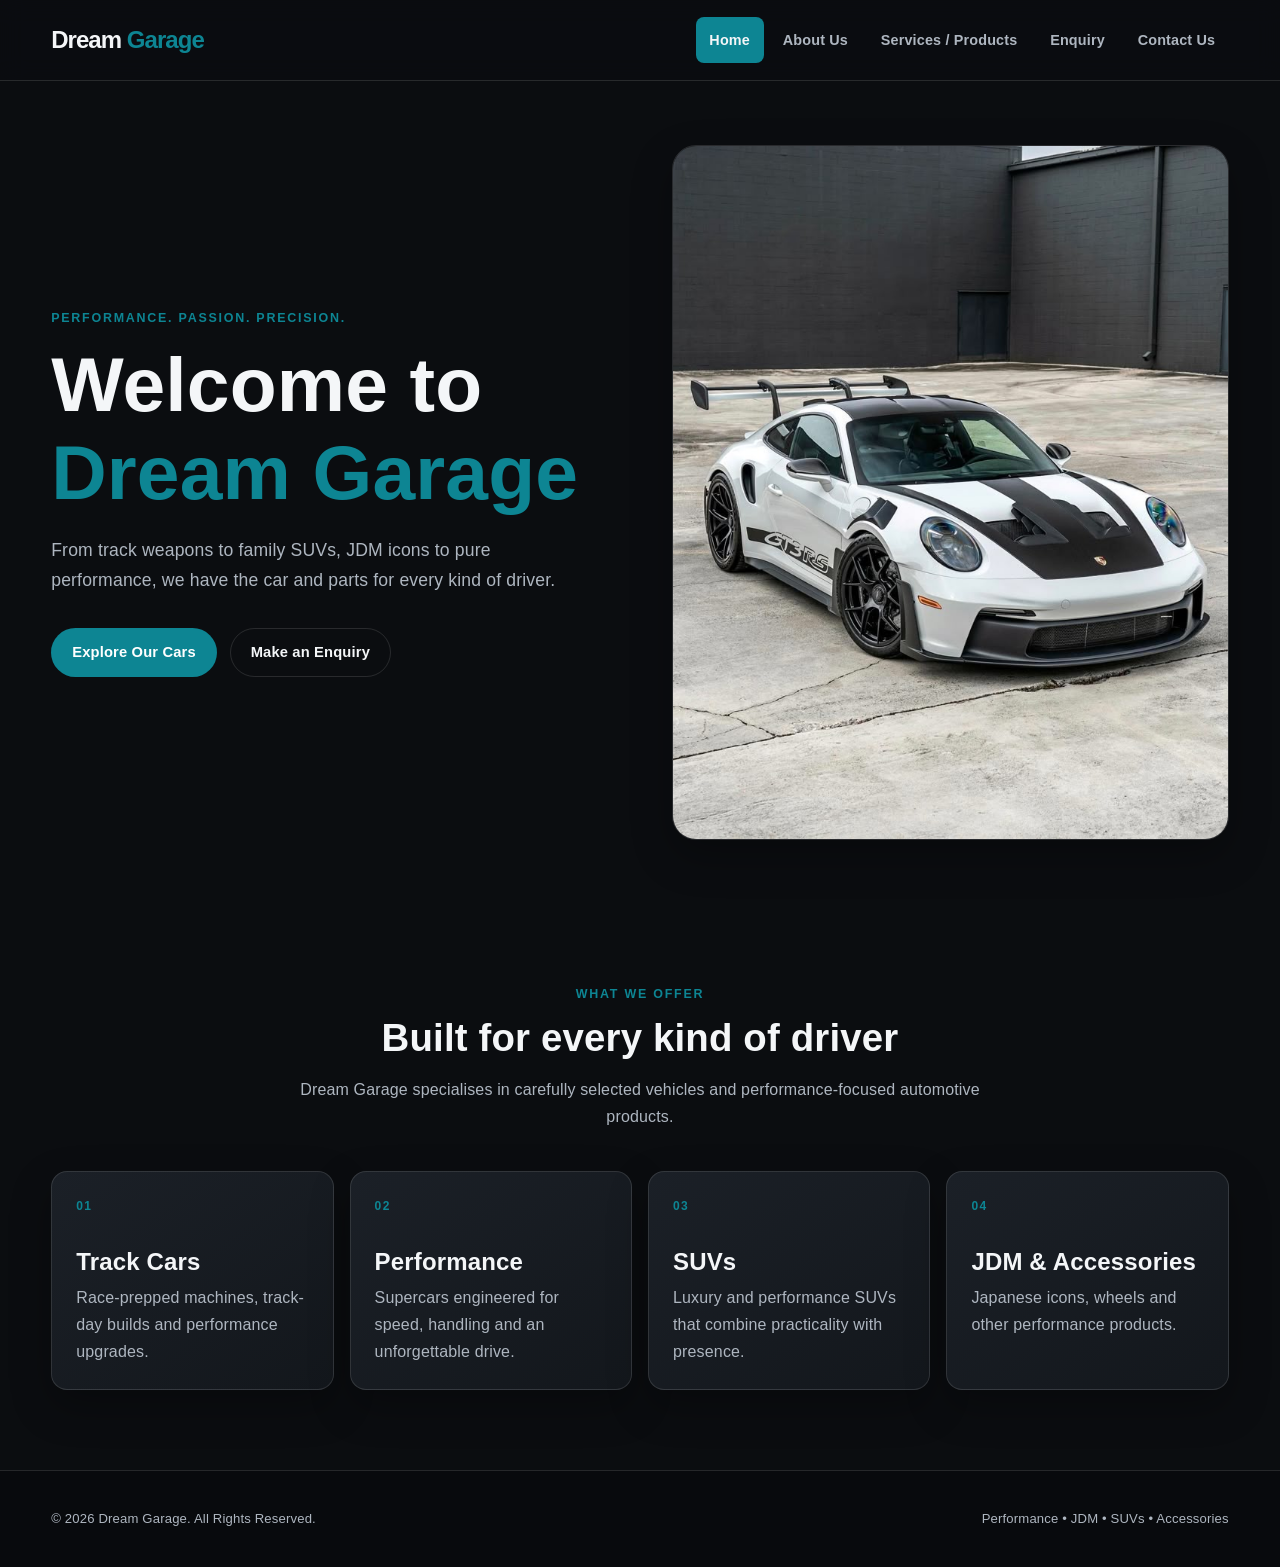
<file: index.html>
<!DOCTYPE html>
<html lang="en">

<head>

    <meta charset="UTF-8">
    <meta name="viewport"
          content="width=device-width, initial-scale=1.0">
    <meta name="description"
          content="Dream Garage - performance cars, JDM legends, SUVs and automotive accessories.">
            <title>Dream Garage | Performance Cars, Supercars & JDM</title>

            <meta name="description"
            content="Explore premium performance cars, luxury SUVs, JDM vehicles and automotive accessories at Dream Garage in Sandton, South Africa.">

            <meta name="keywords"
            content="Dream Garage, performance cars South Africa, supercars, JDM cars, luxury SUVs, automotive accessories, Sandton">

            <meta name="robots" content="index, follow">

            <meta name="author" content="Dream Garage">

            <meta property="og:title" content="Dream Garage | Performance Cars">

            <meta property="og:description"
            content="Discover performance cars, luxury SUVs and JDM legends at Dream Garage.">

            <meta property="og:type" content="website">
    <!-- External CSS -->
    <link rel="stylesheet" href="css/styles.css">

</head>


<body>


<header class="site-header">
    <div class="site-header__inner">
        <a class="site-logo" href="index.html">
            Dream <span>Garage</span>
        </a>

        <nav class="site-nav" aria-label="Main navigation">
            <ul class="site-nav__list">
                <li>
                    <a class="site-nav__link site-nav__link--active"
                       href="index.html"
                       aria-current="page">
                        Home
                    </a>
                </li>

                <li>
                    <a class="site-nav__link"
                       href="about.html">
                        About Us
                    </a>
                </li>

                <li>
                    <a class="site-nav__link"
                       href="services.html">
                        Services / Products
                    </a>
                </li>

                <li>
                    <a class="site-nav__link"
                       href="enquiry.html">
                        Enquiry
                    </a>
                </li>

                <li>
                    <a class="site-nav__link"
                       href="contact.html">
                        Contact Us
                    </a>
                </li>
            </ul>
        </nav>
    </div>
</header>


<main class="page-content">

    <!-- HERO SECTION -->
    <section class="hero"
             aria-labelledby="home-title">

        <div class="hero__content">
            <p class="eyebrow">
                Performance. Passion. Precision.
            </p>

            <h1 id="home-title">
                Welcome to
                <span>Dream Garage</span>
            </h1>

            <p class="hero__text">

                From track weapons to family SUVs,
                JDM icons to pure performance,
                we have the car and parts for
                every kind of driver.

            </p>

            <div class="button-group">

                <a class="button button--primary"
                   href="services.html">
                    Explore Our Cars
                </a>

                <a class="button button--outline"
                   href="enquiry.html">
                    Make an Enquiry
                </a>
            </div>
        </div>


        <div class="hero__image-wrap">
            <img class="hero__image"
                 src="images/porsche 911.jpg"
                 srcset="
                    images/porsche 911.jpg 736w
                 "
                 sizes="(max-width: 47.99rem) 92vw, 48vw"
                 alt="Porsche 911 GT3 RS in the Dream Garage showroom">

        </div>


    </section>



    <!-- SPECIALITIES -->
    <section class="section section--center"
             aria-labelledby="specialising-title">

        <p class="eyebrow">
            What we offer
        </p>

        <h2 id="specialising-title">
            Built for every kind of driver
        </h2>


        <p class="section__intro">
            Dream Garage specialises in carefully
            selected vehicles and performance-focused
            automotive products.

        </p>

        <div class="feature-grid">
            <article class="feature-card">
                <span class="feature-card__number">
                    01
                </span>

                <h3>
                    Track Cars
                </h3>

                <p>
                    Race-prepped machines,
                    track-day builds and
                    performance upgrades.
                </p>

            </article>

            <article class="feature-card">
                <span class="feature-card__number">
                    02
                </span>

                <h3>
                    Performance
                </h3>

                <p>
                    Supercars engineered for speed,
                    handling and an unforgettable drive.
                </p>

            </article>

            <article class="feature-card">
                <span class="feature-card__number">
                    03
                </span>

                <h3>
                    SUVs
                </h3>

                <p>
                    Luxury and performance SUVs
                    that combine practicality with presence.
                </p>

            </article>

            <article class="feature-card">
                <span class="feature-card__number">
                    04
                </span>

                <h3>
                    JDM & Accessories
                </h3>

                <p>
                    Japanese icons, wheels
                    and other performance products.
                </p>

            </article>
        </div>
    </section>

</main>



<footer class="site-footer">
    <div class="site-footer__inner">
        <p>
            &copy; 2026 Dream Garage.
            All Rights Reserved.
        </p>
        <p>
            Performance &bull;
            JDM &bull;
            SUVs &bull;
            Accessories
        </p>

    </div>

</footer>

<script src="js/script.js" defer></script>
</body>
</html>
</file>
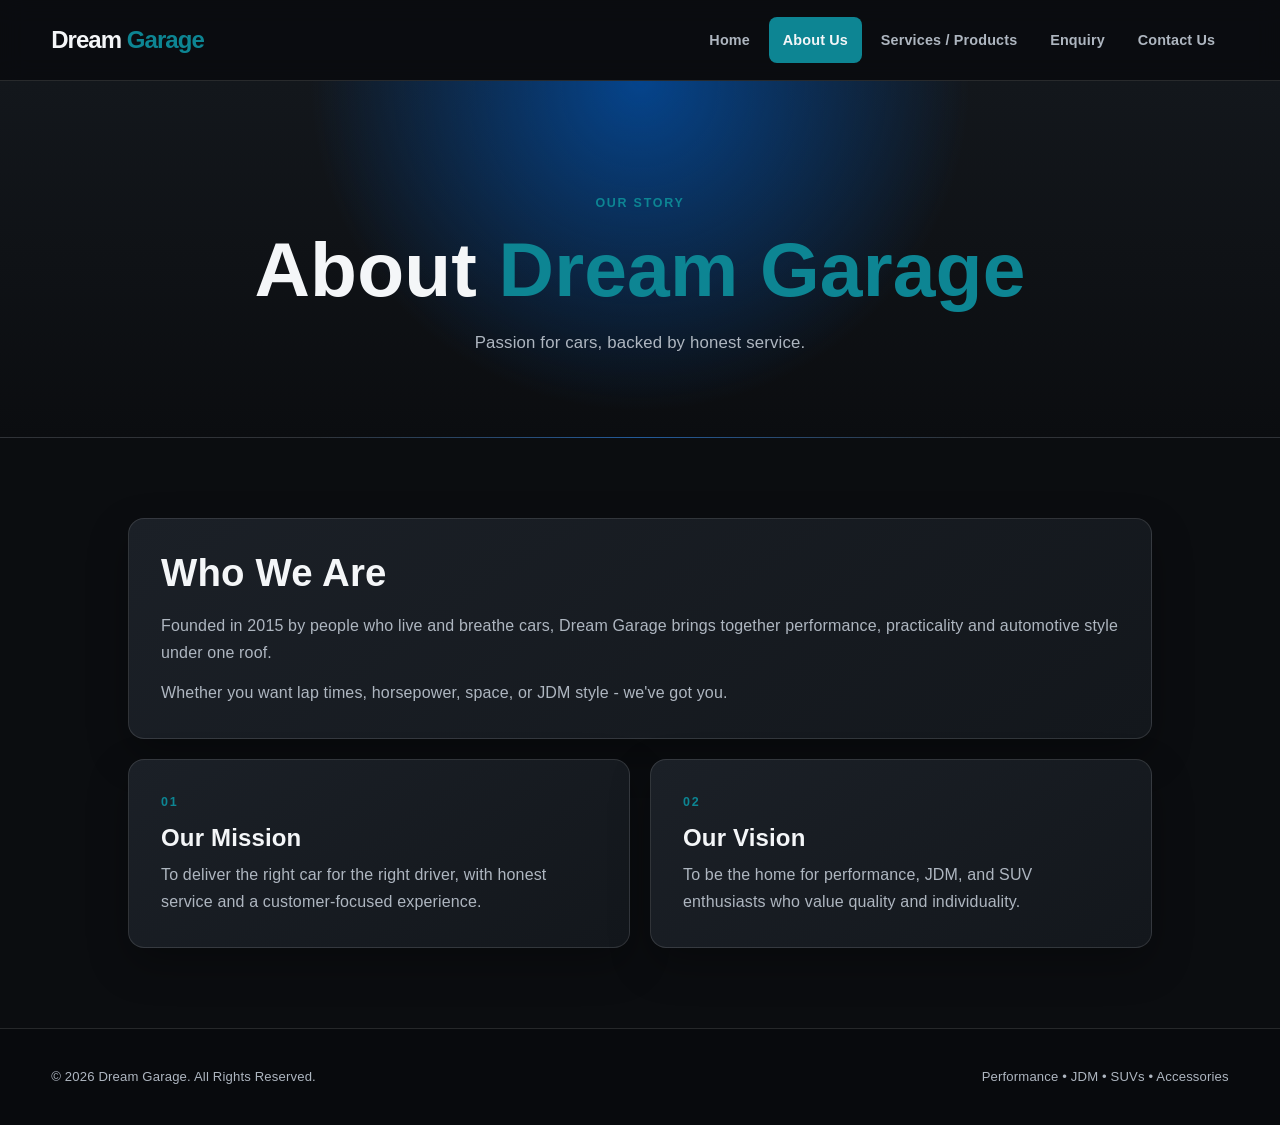
<file: about.html>
<!DOCTYPE html>
<html lang="en">

<head>

    <meta charset="UTF-8">

    <meta name="viewport"
          content="width=device-width, initial-scale=1.0">

            <title>About Dream Garage | Our Automotive Story</title>

            <meta name="description"
            content="Discover Dream Garage, a South African automotive business specialising in performance vehicles, JDM cars, luxury SUVs and quality customer service.">

            <meta name="keywords"
            content="About Dream Garage, automotive company South Africa, performance vehicles, JDM enthusiasts">

            <meta name="robots" content="index, follow">

            <meta name="author" content="Dream Garage">
    <link rel="stylesheet"
          href="css/styles.css">

</head>


<body>


<header class="site-header">

    <div class="site-header__inner">

        <a class="site-logo" href="index.html">
            Dream <span>Garage</span>
        </a>


        <nav class="site-nav"
             aria-label="Main navigation">

            <ul class="site-nav__list">

                <li>
                    <a class="site-nav__link"
                       href="index.html">
                        Home
                    </a>
                </li>

                <li>
                    <a class="site-nav__link site-nav__link--active"
                       href="about.html"
                       aria-current="page">
                        About Us
                    </a>
                </li>

                <li>
                    <a class="site-nav__link"
                       href="services.html">
                        Services / Products
                    </a>
                </li>

                <li>
                    <a class="site-nav__link"
                       href="enquiry.html">
                        Enquiry
                    </a>
                </li>

                <li>
                    <a class="site-nav__link"
                       href="contact.html">
                        Contact Us
                    </a>
                </li>

            </ul>

        </nav>

    </div>

</header>



<main class="page-content">


    <section class="page-banner">

        <p class="eyebrow">
            Our story
        </p>

        <h1>
            About <span>Dream Garage</span>
        </h1>

        <p>
            Passion for cars, backed by honest service.
        </p>

    </section>



    <section class="section section--narrow"
             aria-labelledby="about-title">


        <div class="content-card">

            <h2 id="about-title">
                Who We Are
            </h2>

            <p>
                Founded in 2015 by people who live
                and breathe cars, Dream Garage brings
                together performance, practicality
                and automotive style under one roof.
            </p>

            <p>
                Whether you want lap times,
                horsepower, space, or JDM style -
                we've got you.
            </p>

        </div>



        <div class="two-column">


            <article class="info-card">

                <p class="eyebrow">
                    01
                </p>

                <h3>
                    Our Mission
                </h3>

                <p>
                    To deliver the right car for
                    the right driver, with honest
                    service and a customer-focused
                    experience.
                </p>

            </article>



            <article class="info-card">

                <p class="eyebrow">
                    02
                </p>

                <h3>
                    Our Vision
                </h3>

                <p>
                    To be the home for performance,
                    JDM, and SUV enthusiasts who
                    value quality and individuality.
                </p>

            </article>


        </div>

    </section>


</main>



<footer class="site-footer">

    <div class="site-footer__inner">

        <p>
            &copy; 2026 Dream Garage.
            All Rights Reserved.
        </p>

        <p>
            Performance &bull;
            JDM &bull;
            SUVs &bull;
            Accessories
        </p>

    </div>

</footer>

<script src="js/script.js" defer></script>
</body>
</html>
</file>
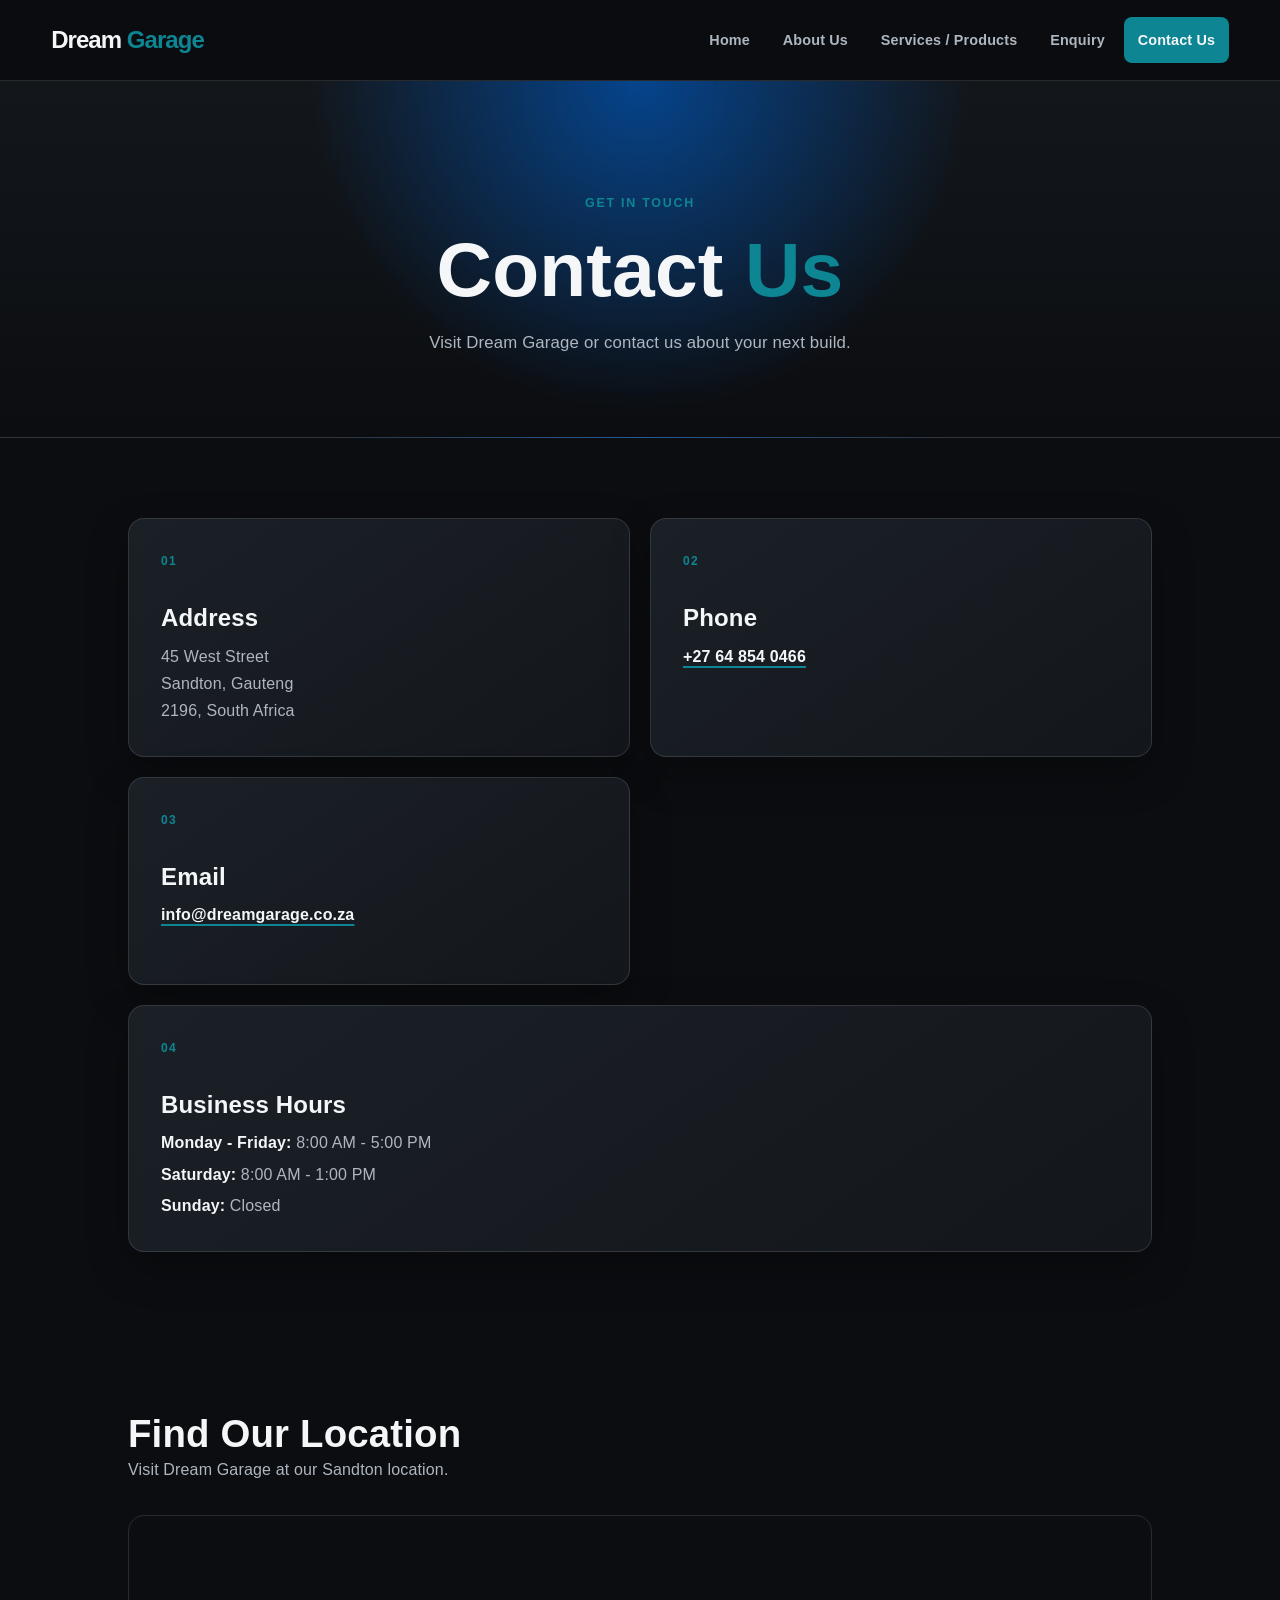
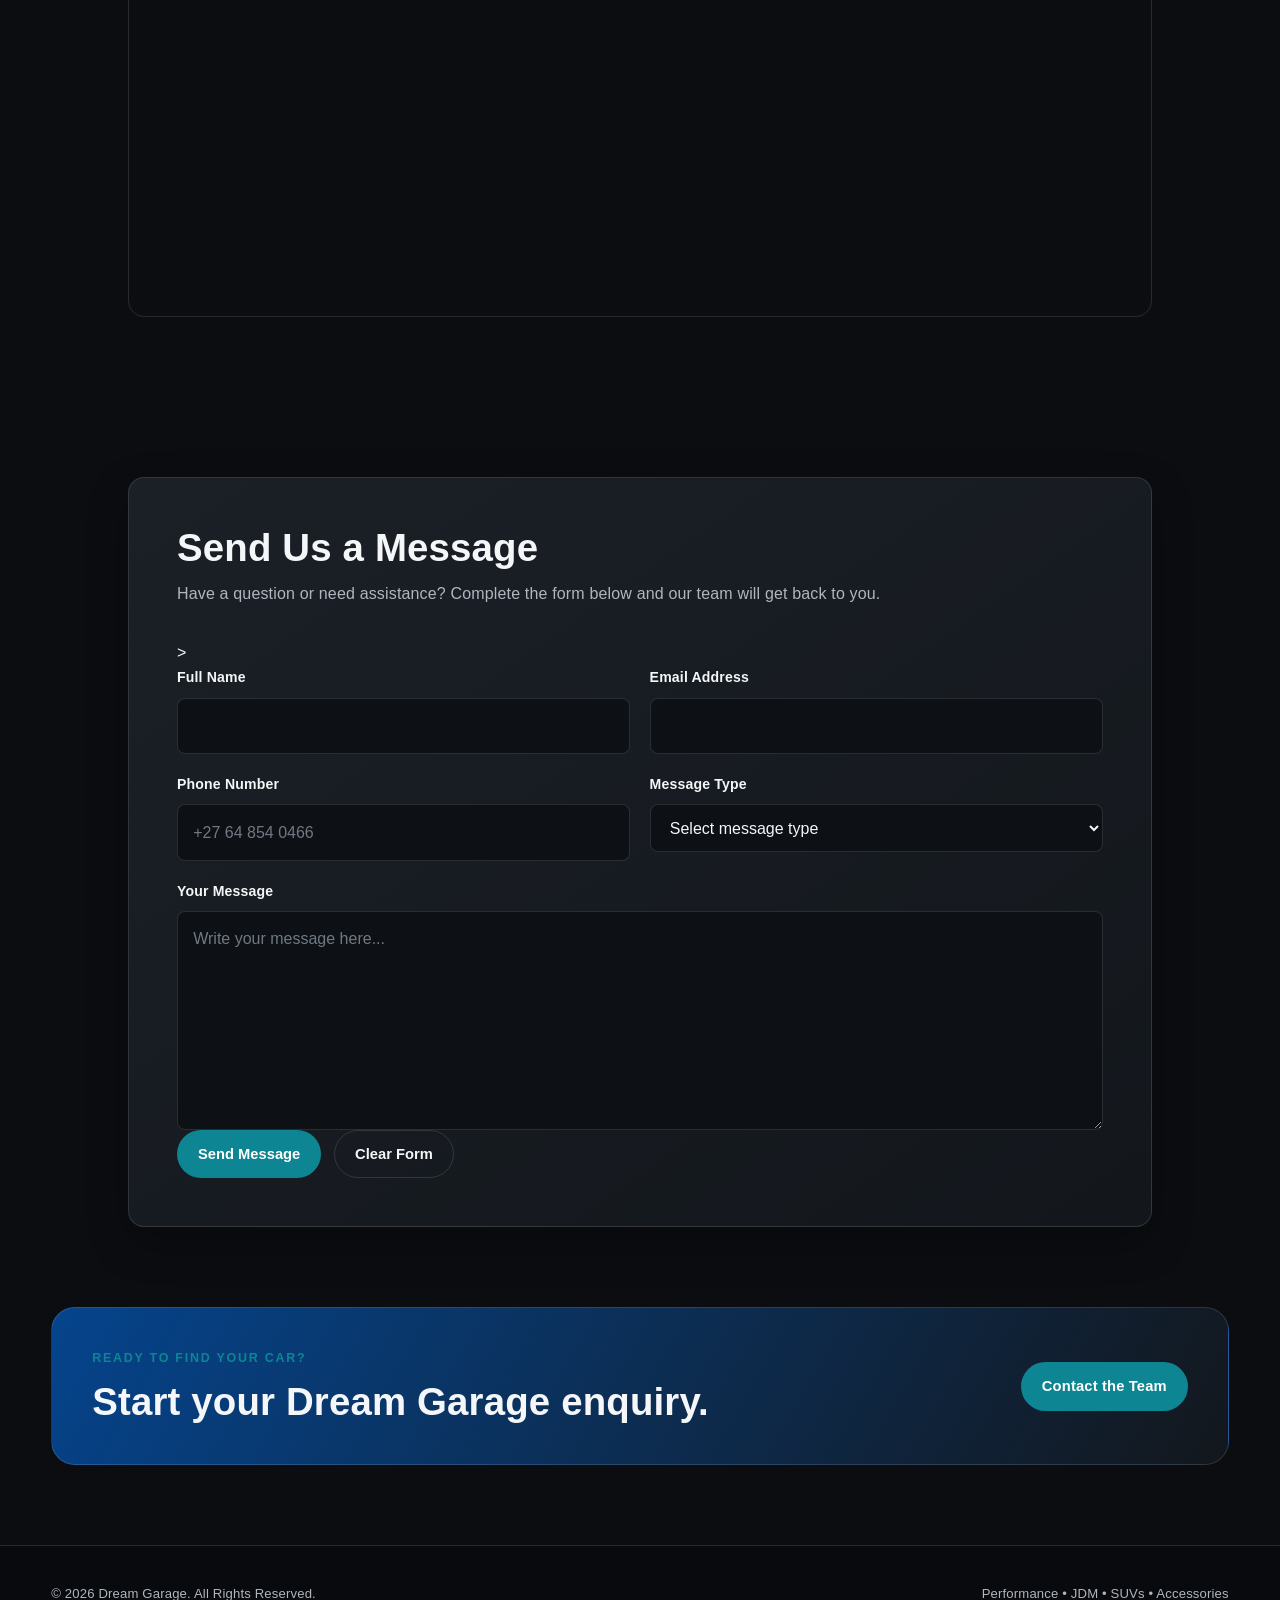
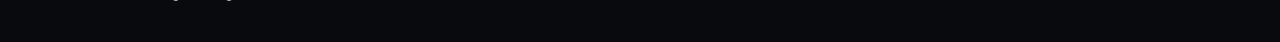
<file: contact.html>
<!DOCTYPE html>
<html lang="en">

<head>

    <meta charset="UTF-8">

    <meta name="viewport"
          content="width=device-width, initial-scale=1.0">

            <title>Contact Dream Garage | Sandton, South Africa</title>

            <meta name="description"
            content="Contact Dream Garage in Sandton, Gauteng. Find our business address, phone number, email and opening hours.">

            <meta name="keywords"
            content="Contact Dream Garage, automotive showroom Sandton, car dealership Sandton, Dream Garage South Africa">

            <meta name="robots" content="index, follow">

            <meta name="author" content="Dream Garage">
    <link rel="stylesheet"
          href="css/styles.css">

</head>


<body>


<header class="site-header">

    <div class="site-header__inner">

        <a class="site-logo" href="index.html">
            Dream <span>Garage</span>
        </a>


        <nav class="site-nav"
             aria-label="Main navigation">

            <ul class="site-nav__list">

                <li>
                    <a class="site-nav__link"
                       href="index.html">
                        Home
                    </a>
                </li>

                <li>
                    <a class="site-nav__link"
                       href="about.html">
                        About Us
                    </a>
                </li>

                <li>
                    <a class="site-nav__link"
                       href="services.html">
                        Services / Products
                    </a>
                </li>

                <li>
                    <a class="site-nav__link"
                       href="enquiry.html">
                        Enquiry
                    </a>
                </li>

                <li>
                    <a class="site-nav__link site-nav__link--active"
                       href="contact.html"
                       aria-current="page">
                        Contact Us
                    </a>
                </li>

            </ul>

        </nav>

    </div>

</header>



<main class="page-content">


<section class="page-banner">

    <p class="eyebrow">
        Get in touch
    </p>

    <h1>
        Contact <span>Us</span>
    </h1>

    <p>
        Visit Dream Garage or contact us
        about your next build.
    </p>

</section>



<section class="section section--narrow">


    <div class="contact-grid">


        <article class="contact-card">

            <span class="contact-card__icon">
                01
            </span>

            <h2>
                Address
            </h2>

            <address>

                45 West Street<br>

                Sandton, Gauteng<br>

                2196, South Africa

            </address>

        </article>



        <article class="contact-card">

            <span class="contact-card__icon">
                02
            </span>

            <h2>
                Phone
            </h2>

            <p>

                <a class="text-link"
                   href="tel:+27648540466">

                    +27 64 854 0466

                </a>

            </p>

        </article>



        <article class="contact-card">

            <span class="contact-card__icon">
                03
            </span>

            <h2>
                Email
            </h2>

            <p>

                <a class="text-link"
                   href="mailto:info@dreamgarage.co.za">

                    info@dreamgarage.co.za

                </a>

            </p>

        </article>



        <article class="contact-card contact-card--wide">

            <span class="contact-card__icon">
                04
            </span>

            <h2>
                Business Hours
            </h2>


            <div class="hours">

                <p>
                    <strong>
                        Monday - Friday:
                    </strong>

                    8:00 AM - 5:00 PM
                </p>


                <p>
                    <strong>
                        Saturday:
                    </strong>

                    8:00 AM - 1:00 PM
                </p>


                <p>
                    <strong>
                        Sunday:
                    </strong>

                    Closed
                </p>

            </div>

        </article>


    </div>

</section>

<!-- GOOGLE MAPS LOCATION -->

<section class="section section--narrow">

    <h2>Find Our Location</h2>

    <p class="text-center">
        Visit Dream Garage at our Sandton location.
    </p>

    <div class="map-container">

        <iframe
            src="https://www.google.com/maps?q=45+West+Street+Sandton+Gauteng&output=embed"
            width="100%"
            height="400"
            style="border:0;"
            loading="lazy"
            referrerpolicy="no-referrer-when-downgrade"
            title="Dream Garage location in Sandton"
            allowfullscreen
        ></iframe>

    </div>

</section>

<!-- GENERAL CONTACT FORM -->

<section class="section section--narrow">

    <div class="form-card">

        <h2>Send Us a Message</h2>

        <p class="section__intro">
            Have a question or need assistance?
            Complete the form below and our team
            will get back to you.
        </p>

        
            <form action="https://formsubmit.co/info@dreamgarage.co.za"
            method="POST"
            id="contactForm">

            <input type="hidden" name="_subject"
                value="New DreamGarage Contact Message">

            <input type="hidden" name="_template" value="table">
            >

            <div class="form-grid">
                <div class="form-field">
                    <label for="contactName">Full Name</label>

                    <input
                        type="text"
                        id="contactName"
                        name="name"
                        minlength="2"
                        maxlength="60"
                        autocomplete="name"
                        required
                    >

                </div>
                <div class="form-field">
                    <label for="contactEmail">Email Address</label>

                    <input
                        type="email"
                        id="contactEmail"
                        name="email"
                        autocomplete="email"
                        required
                    >

                </div>

                <div class="form-field">

                    <label for="contactPhone">Phone Number</label>

                    <input
                        type="tel"
                        id="contactPhone"
                        name="phone"
                        pattern="[+]?[0-9 ]{9,15}"
                        placeholder="+27 64 854 0466"
                        required
                    >

                </div>

                <div class="form-field">

                    <label for="messageType">Message Type</label>

                    <select
                        id="messageType"
                        name="message_type"
                        required
                    >
                        <option value="">Select message type</option>
                        <option>General Question</option>
                        <option>Customer Support</option>
                        <option>Feedback</option>
                        <option>Complaint</option>
                        <option>Other</option>
                    </select>

                </div>

                <div class="form-field form-field--full">

                    <label for="contactMessage">Your Message</label>

                    <textarea
                        id="contactMessage"
                        name="message"
                        rows="7"
                        minlength="10"
                        maxlength="1000"
                        placeholder="Write your message here..."
                        required
                    ></textarea>

                </div>

            </div>

            <div class="button-group">

                <button
                    class="button button--primary"
                    type="submit"
                >
                    Send Message
                </button>

                <button
                    class="button button--outline"
                    type="reset"
                >
                    Clear Form
                </button>

            </div>

            <div
                id="contactResponse"
                class="form-response"
                role="status"
                aria-live="polite"
                hidden
            ></div>

        </form>

    </div>

</section>


<section class="cta-section">

    <div>

        <p class="eyebrow">
            Ready to find your car?
        </p>

        <h2>
            Start your Dream Garage enquiry.
        </h2>

    </div>


    <a class="button button--primary"
       href="enquiry.html">

        Contact the Team

    </a>

</section>


</main>



<footer class="site-footer">

    <div class="site-footer__inner">

        <p>
            &copy; 2026 Dream Garage.
            All Rights Reserved.
        </p>

        <p>
            Performance &bull;
            JDM &bull;
            SUVs &bull;
            Accessories
        </p>

    </div>

</footer>

<script src="js/script.js" defer></script>
</body>
</html>
</file>
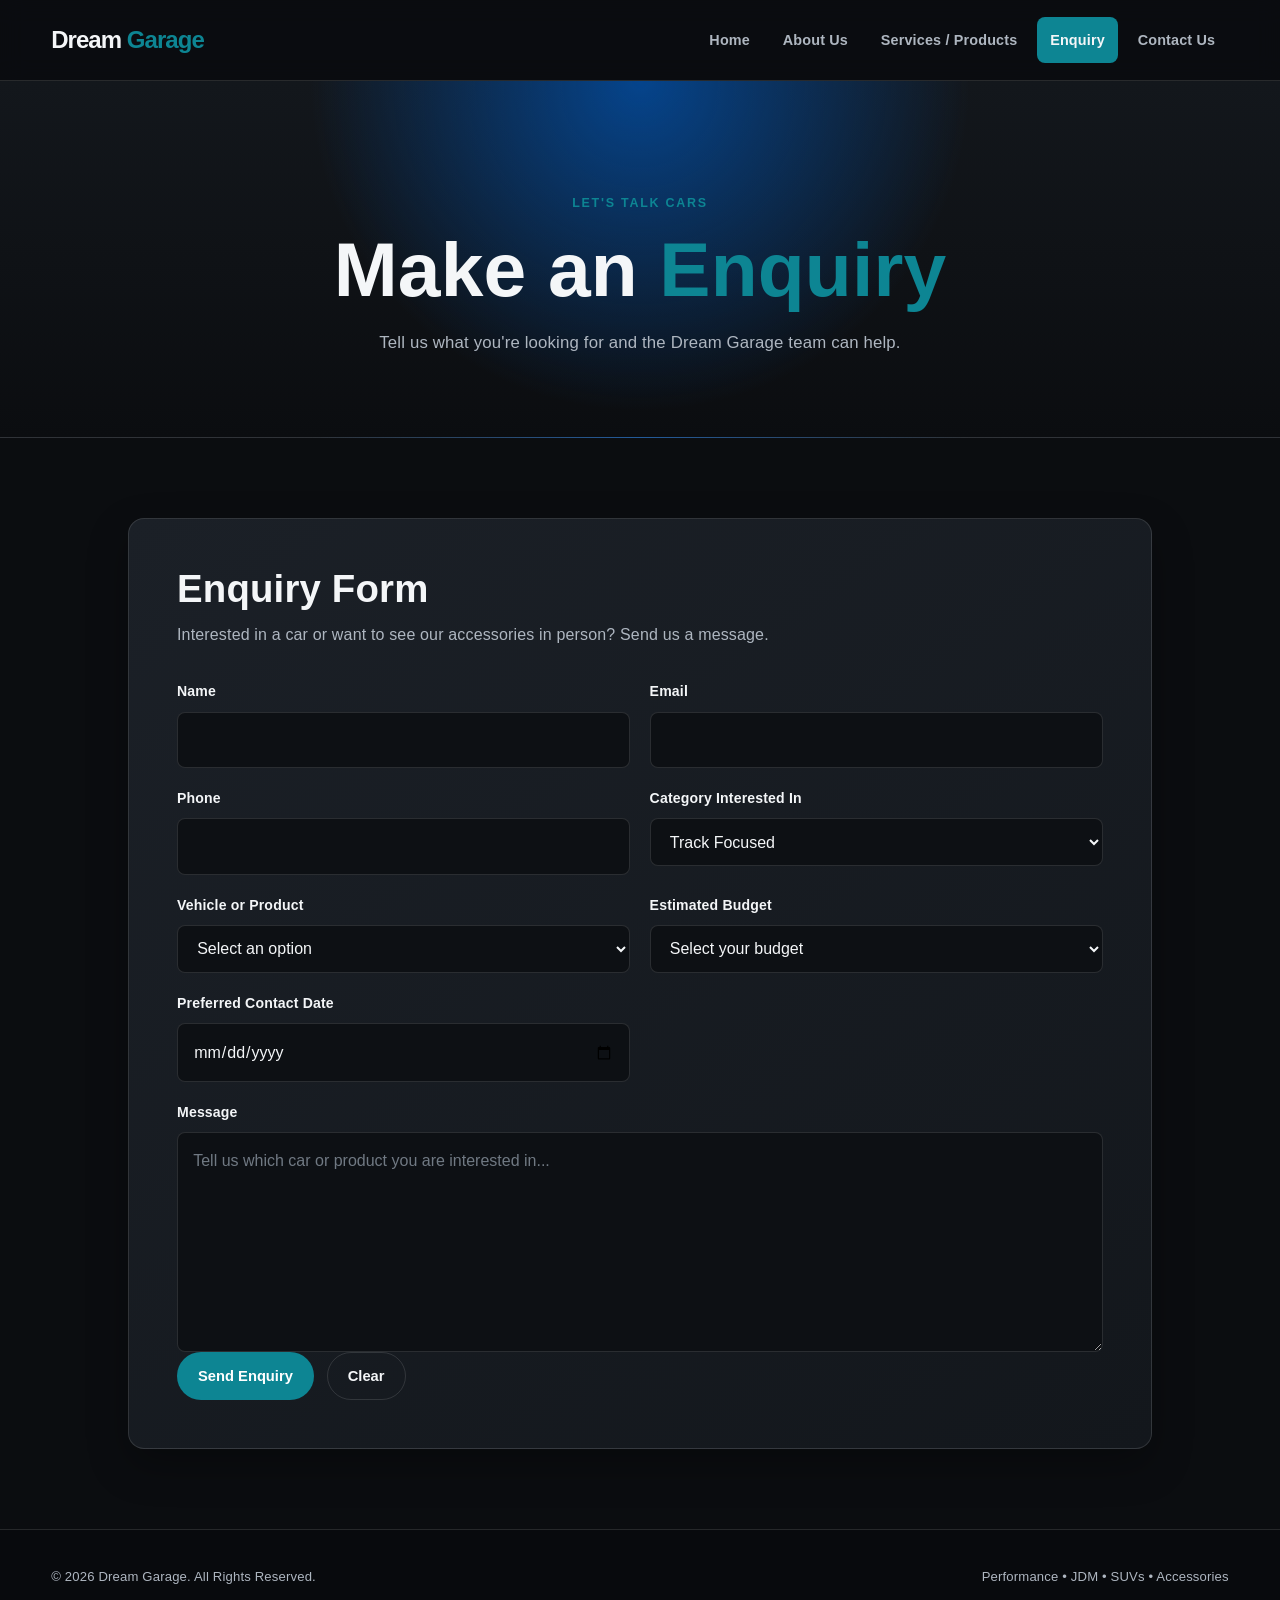
<file: enquiry.html>
<!DOCTYPE html>
<html lang="en">

<head>

    <meta charset="UTF-8">

    <meta name="viewport"
          content="width=device-width, initial-scale=1.0">

            <title>Vehicle & Automotive Product Enquiries | Dream Garage</title>

            <meta name="description"
            content="Make an enquiry about performance cars, luxury SUVs, JDM vehicles and automotive accessories at Dream Garage.">

            <meta name="keywords"
            content="car enquiries South Africa, performance car enquiries, luxury vehicle enquiries, Dream Garage">

            <meta name="robots" content="index, follow">

            <meta name="author" content="Dream Garage">
    <link rel="stylesheet"
          href="css/styles.css">

</head>


<body>


<header class="site-header">

    <div class="site-header__inner">

        <a class="site-logo" href="index.html">
            Dream <span>Garage</span>
        </a>


        <nav class="site-nav"
             aria-label="Main navigation">

            <ul class="site-nav__list">

                <li>
                    <a class="site-nav__link"
                       href="index.html">
                        Home
                    </a>
                </li>

                <li>
                    <a class="site-nav__link"
                       href="about.html">
                        About Us
                    </a>
                </li>

                <li>
                    <a class="site-nav__link"
                       href="services.html">
                        Services / Products
                    </a>
                </li>

                <li>
                    <a class="site-nav__link site-nav__link--active"
                       href="enquiry.html"
                       aria-current="page">
                        Enquiry
                    </a>
                </li>

                <li>
                    <a class="site-nav__link"
                       href="contact.html">
                        Contact Us
                    </a>
                </li>

            </ul>

        </nav>

    </div>

</header>



<main class="page-content">


<section class="page-banner">

    <p class="eyebrow">
        Let's talk cars
    </p>

    <h1>
        Make an <span>Enquiry</span>
    </h1>

    <p>
        Tell us what you're looking for and
        the Dream Garage team can help.
    </p>

</section>



<section class="section section--narrow">


    <div class="form-card">

        <h2>
            Enquiry Form
        </h2>

        <p class="section__intro">

            Interested in a car or want to see
            our accessories in person?
            Send us a message.

        </p>



            <form action="https://formsubmit.co/info@dreamgarage.co.za"
            method="POST"
            id="contactForm">

            <input type="hidden" name="_subject"
                value="New DreamGarage Contact Message">

    <input type="hidden" name="_template" value="table">

            <div class="form-grid">


                <div class="form-field">

                    <label for="name">
                        Name
                    </label>

                    <input
                        id="name"
                        type="text"
                        name="name"
                        autocomplete="name"
                        required>

                </div>



                <div class="form-field">

                    <label for="email">
                        Email
                    </label>

                    <input
                        id="email"
                        type="email"
                        name="email"
                        autocomplete="email"
                        required>

                </div>



                <div class="form-field">

                    <label for="phone">
                        Phone
                    </label>

                    <input
                        id="phone"
                        type="tel"
                        name="phone"
                        autocomplete="tel">

                </div>



                <div class="form-field">

                    <label for="category">
                        Category Interested In
                    </label>

                    <select id="category"
                            name="category">

                        <option>
                            Track Focused
                        </option>

                        <option>
                            High Performance Cars
                        </option>

                        <option>
                            SUVs
                        </option>

                        <option>
                            JDM
                        </option>

                        <option>
                            Accessories
                        </option>

                    </select>

                </div>

                <div class="form-field">

                     <label for="product">Vehicle or Product</label>

                         <select id="product" name="product" required>
                             <option value="">Select an option</option>
                             <option>Porsche 911 GT3 RS</option>
                             <option>Mercedes-AMG GT Black Series</option>
                             <option>Lamborghini Huracán STO</option>
                             <option>BMW M4 CSL</option>
                             <option>McLaren 765LT</option>
                             <option>Ferrari 488 Pista</option>
                             <option>Luxury SUVs</option>
                             <option>JDM Vehicles</option>
                             <option>Automotive Accessories</option>
                             <option>Other</option>
                        </select>

                </div>

                <div class="form-field">

                     <label for="budget">Estimated Budget</label>

                         <select id="budget" name="budget" required>
                            <option value="">Select your budget</option>
                            <option>Under R6 million</option>
                            <option>R8 million - R10 million</option>
                            <option>R15 million - R20 million</option>
                            <option>R25 million - R35 million</option>
                            <option>Not yet decided</option>
                        </select>

                </div>

                <div class="form-field">

                    <label for="date">Preferred Contact Date</label>

                    <input
                        type="date"
                        id="date"
                        name="preferred_date"
                        min="2026-11-02"
                        required
                    >

                </div>


                <div class="form-field form-field--full">

                    <label for="message">
                        Message
                    </label>

                   <textarea
                    id="message"
                    name="message"
                    rows="7"
                    minlength="10"
                    maxlength="500"
                    placeholder="Tell us which car or product you are interested in..."
                    required
                ></textarea>
                </div>

            </div>

            <div class="button-group">

                <button
                    class="button button--primary"
                    type="submit">

                    Send Enquiry

                </button>


                <button
                    class="button button--outline"
                    type="reset">

                    Clear

                </button>

            </div>

            <div
                id="enquiryResponse"
                class="form-response"
                role="status"
                aria-live="polite"
                hidden
            ></div>
        </form>

    </div>

</section>


</main>



<footer class="site-footer">

    <div class="site-footer__inner">

        <p>
            &copy; 2026 Dream Garage.
            All Rights Reserved.
        </p>

        <p>
            Performance &bull;
            JDM &bull;
            SUVs &bull;
            Accessories
        </p>

    </div>

</footer>

<script src="js/script.js" defer></script>
</body>
</html>
</file>
<file: css/styles.css>
/* =========================================================
   DREAM GARAGE - PART 2
   External CSS Stylesheet
   ========================================================= */


/* =========================================================
   1. DEFAULT WEBSITE STYLES
   ========================================================= */

:root {
    --color-bg: #0b0d10;
    --color-surface: #13171c;
    --color-surface-light: #1b2027;
    --color-text: #f4f6f8;
    --color-muted: #aeb6c0;
    --color-accent: #0d8593;
    --color-accent-light: #0d8593;
    --color-border: rgba(255, 255, 255, 0.12);
    --shadow-card: 0 1rem 2.5rem rgba(0, 0, 0, 0.28);
    --radius-sm: 0.5rem;
    --radius-md: 1rem;
    --radius-lg: 1.5rem;
    --max-width: 75rem;
}

/* Remove default browser spacing */
* {
    box-sizing: border-box;
    margin: 0;
    padding: 0;
}

/* Smooth scrolling */
html {
    font-size: 100%;
    scroll-behavior: smooth;
}

/* Default website styling */
body {
    min-height: 100vh;
    background-color: var(--color-bg);
    color: var(--color-text);
    font-family:'Trebuchet MS', 'Lucida Sans Unicode', 'Lucida Grande', 'Lucida Sans', Arial, sans-serif;
    font-size: 1rem;
    font-weight: 400;
    line-height: 1.7;
    letter-spacing: 0.01em;
}

/* Images */
img {
    display: block;
    max-width: 100%;
    height: auto;
}

/* Links */
a {
    color: inherit;
}

/* Form controls */
button:hover {
    transform: translateY(-3px);
    transition: all 0.18s ease;
}
input,
select,
textarea {
    font: inherit;
}

/* =========================================================
   2. TYPOGRAPHY
   ========================================================= */

h1,
h2,
h3 {
    font-family:'Trebuchet MS', 'Lucida Sans Unicode', 'Lucida Grande', 'Lucida Sans', Arial, sans-serif;
    line-height: 1.15;
    letter-spacing: -0,02em;
}


/* Typography scale */
h1 {
    font-size: clamp(2.4rem, 6vw, 5rem);
    font-weight: 800;
}

h2 {
    font-size: clamp(1.8rem, 3vw, 3rem);
    font-weight: 750;
}

h3 {
    font-size: clamp(1.2rem, 2vw, 1.5rem);
    font-weight: 700;
}

p {
    color: var(--color-muted);
}

/* Small red heading */
.eyebrow {
    margin-bottom: 0.65rem;
    color: var(--color-accent-light);
    font-size: 0.78rem;
    font-weight: 800;
    letter-spacing: 0.14em;
    text-transform: uppercase;
}


/* =========================================================
   3. HEADER
   ========================================================= */

.site-header {
    position: sticky;
    top: 0;
    z-index: 100;
    background-color: rgba(11, 13, 16, 0.94);
    border-bottom: 1px solid var(--color-border);
    backdrop-filter: blur(0.75rem);
}

.site-header__inner {
    width: min(92%, var(--max-width));
    min-height: 5rem;
    margin: 0 auto;
    display: flex;
    align-items: center;
    justify-content: space-between;
    gap: 2rem;
}

/* Logo */
.site-logo {
    color: var(--color-text);
    text-decoration: none;
    font-size: 1.5rem;
    font-weight: 800;
    letter-spacing: -0.04em;
    white-space: nowrap;
}


.site-logo span,
.hero h1 span,
.page-banner h1 span {
    color: var(--color-accent);
}


/* =========================================================
   4. NAVIGATION
   ========================================================= */

.site-nav__list {
    display: flex;
    align-items: center;
    justify-content: flex-end;
    gap: 0.35rem;
    list-style: none;
}


.site-nav__link {
    display: block;
    padding: 0.65rem 0.85rem;
    border-radius: var(--radius-sm);
    color: var(--color-muted);
    text-decoration: none;
    font-size: 0.9rem;
    font-weight: 650;
    transition:
        color 180ms ease,
        background-color 180ms ease,
        transform 180ms ease;
}


/* HOVER */
.site-nav__link:hover {
    color: var(--color-text);
    background-color: var(--color-surface-light);
    transform: translateY(-0.1rem);
}

/* FOCUS */
.site-nav__link:focus-visible {
    outline: 0.15rem solid var(--color-accent-light);
    outline-offset: 0.15rem;
}

/* ACTIVE */
.site-nav__link:active {
    transform: translateY(0);
}

/* Current page */
.site-nav__link--active {
    color: var(--color-text);
    background-color: var(--color-accent);
}

/* =========================================================
   5. GENERAL PAGE STRUCTURE
   ========================================================= */

.page-content {
    width: 100%;
}

.section {
    width: min(92%, var(--max-width));
    margin: 0 auto;
    padding: 5rem 0;
}

.section--center {
    text-align: center;
}

.section--narrow {
    max-width: 64rem;
}

.section__intro {
    max-width: 44rem;
    margin: 1rem auto 0;
}

/* =========================================================
   6. HOME PAGE / HERO
   ========================================================= */

.hero {
    width: min(92%, var(--max-width));
    min-height: calc(100vh - 5rem);
    margin: 0 auto;
    padding: 4rem 0;
    display: grid;
    grid-template-columns: 1fr 1fr;
    align-items: center;
    gap: 4rem;
}

.hero__content {
    max-width: 38rem;
}
.hero h1 {
    margin-bottom: 1.25rem;
}
.hero__text {
    max-width: 34rem;
    margin-bottom: 2rem;
    font-size: 1.1rem;
}


/* Hero image */
.hero__image-wrap {
    overflow: hidden;
    border: 1px solid var(--color-border);
    border-radius: var(--radius-lg);
    box-shadow: var(--shadow-card);
}

.hero__image {
    width: 100%;
    aspect-ratio: 4 / 5;
    object-fit: cover;
    transition: transform 500ms ease;
}

.hero__image-wrap:hover .hero__image {
    transform: scale(1.035);
}

/* =========================================================
   7. BUTTONS
   ========================================================= */

.button-group {
    display: flex;
    flex-wrap: wrap;
    align-items: center;
    gap: 0.8rem;
}

.button {
    display: inline-flex;
    min-height: 3rem;
    align-items: center;
    justify-content: center;
    padding: 0.7rem 1.25rem;
    border: 0.1rem solid transparent;
    border-radius: 999px;
    cursor: pointer;
    text-decoration: none;
    font-size: 0.92rem;
    font-weight: 750;
    transition:
        transform 180ms ease,
        background-color 180ms ease,
        border-color 180ms ease;
}

.button:hover {
    transform: translateY(-0.15rem);
}

.button:focus-visible {
    outline: 0.15rem solid var(--color-text);
    outline-offset: 0.2rem;
}

.button:active {
    transform: translateY(0);
}

.button--primary {
    background-color: var(--color-accent);
    color: white;
}

.button--primary:hover {
    background-color: var(--color-accent-light);
}

.button--outline {
    border-color: var(--color-border);
    background-color: transparent;
    color: var(--color-text);
}

.button--outline:hover {
    background-color: var(--color-surface-light);
    border-color: rgba(255, 255, 255, 0.25);
}


/* =========================================================
   8. FEATURE CARDS
   ========================================================= */

.feature-grid {
    margin-top: 2.5rem;
    display: grid;
    grid-template-columns: repeat(4, 1fr);
    gap: 1rem;
    text-align: left;
}


.feature-card,
.info-card,
.content-card,
.form-card,
.contact-card {
    background:
        linear-gradient(
            145deg,
            var(--color-surface-light),
            var(--color-surface)
        );

    border: 1px solid var(--color-border);
    border-radius: var(--radius-md);
    box-shadow: var(--shadow-card);
}

.feature-card {
    min-height: 12rem;
    padding: 1.5rem;
}

.feature-card__number,
.contact-card__icon {
    display: block;
    margin-bottom: 2rem;
    color: var(--color-accent-light);
    font-size: 0.75rem;
    font-weight: 800;
    letter-spacing: 0.12em;
}

.feature-card h3 {
    margin-bottom: 0.5rem;
}

/* =========================================================
   9. PAGE BANNER
   ========================================================= */
.page-banner {
    padding: 7rem 4% 5rem;
    text-align: center;
    background:
        radial-gradient(
            circle at 50% 0%,
            rgb(5, 68, 140),
            transparent 45%
        ),

        linear-gradient(
            180deg,
            var(--color-surface),
            var(--color-bg)
        );
    border-bottom: 1px solid var(--color-border);
}

.page-banner p:last-child {
    max-width: 42rem;
    margin: 1rem auto 0;
    font-size: 1.05rem;
}

/* =========================================================
   10. ABOUT PAGE
   ========================================================= */

.content-card {
    padding: 2rem;
}

.content-card h2 {
    margin-bottom: 1rem;
}

.content-card p + p {
    margin-top: 0.8rem;
}

.two-column {
    margin-top: 1.25rem;
    display: grid;
    grid-template-columns: repeat(2, 1fr);
    gap: 1.25rem;
}

.info-card {
    padding: 2rem;
}

.info-card h3 {
    margin-bottom: 0.6rem;
}

/* =========================================================
   11. SERVICES / PRODUCTS
   ========================================================= */

.category-section {
    padding-top: 4rem;
    padding-bottom: 4rem;
}

.category-section + .category-section {
    border-top: 1px solid var(--color-border);
}

.section-heading {
    margin-bottom: 2rem;
    display: grid;
    grid-template-columns: 1fr 1fr;
    gap: 2rem;
    align-items: end;
}

.section-heading > p {
    max-width: 34rem;
    justify-self: end;
}

/* Product grid */
.car-grid {
    display: grid;
    grid-template-columns: repeat(3, minmax(0, 1fr));
    gap: 1.25rem;
}

/* Product card */
.car-card {
    overflow: hidden;
    display: flex;
    flex-direction: column;
    min-width: 0;
    background-color: var(--color-surface);
    border: 1px solid var(--color-border);
    border-radius: var(--radius-md);
    box-shadow: var(--shadow-card);
    transition:
        transform 220ms ease,
        border-color 220ms ease,
        box-shadow 220ms ease;
}

/* Card hover */
.car-card:hover {
    transform: translateY(-0.35rem);
    border-color: rgb(5, 68, 140);
    box-shadow: 0 1.5rem 3rem rgba(0, 0, 0, 0.4);
}

/* Car image */
.car-card__image {
    width: 100%;
    aspect-ratio: 4 / 3;
    object-fit: cover;
}

.car-card__body {
    flex: 1;
    padding: 1.25rem;
    display: flex;
    flex-direction: column;
}

.car-card__category {
    margin-bottom: 0.35rem;
    color: var(--color-accent-light);
    font-size: 0.7rem;
    font-weight: 800;
    letter-spacing: 0.1em;
    text-transform: uppercase;
}

.car-card h3 {
    margin-bottom: 0.45rem;
}

.car-card__price {
    margin: 1rem 0;
    color: var(--color-text);
    font-size: 1.05rem;
    font-weight: 800;
}

/* Car specifications */
.car-card__specs {
    margin-bottom: 1.1rem;
    display: flex;
    flex-wrap: wrap;
    gap: 0.4rem;
}

.car-card__specs span {
    padding: 0.25rem 0.55rem;
    background-color: var(--color-surface-light);
    border: 1px solid var(--color-border);
    border-radius: 999px;
    color: var(--color-muted);
    font-size: 0.72rem;
}

/* Text links */
.text-link {
    color: var(--color-text);
    text-decoration-color: var(--color-accent);
    text-decoration-thickness: 0.12rem;
    text-underline-offset: 0.25rem;
    font-weight: 750;
}

.text-link:hover {
    color: var(--color-accent-light);
}

.text-link:focus-visible {
    outline: 0.15rem solid var(--color-accent-light);
    outline-offset: 0.2rem;
}

/* Services list */
.service-list-section {
    border-top: 1px solid var(--color-border);
}

.service-list {
    display: grid;
    grid-template-columns: repeat(2, 1fr);
    gap: 0.8rem 2rem;
    list-style: none;
}

.service-list li {
    padding: 1rem 1.2rem;
    background-color: var(--color-surface);
    border-left: 0.2rem solid var(--color-accent);
    border-radius:
        0
        var(--radius-sm)
        var(--radius-sm)
        0;

    color: var(--color-muted);
}


/* =========================================================
   12. ENQUIRY FORM
   ========================================================= */

.form-card {
    padding: clamp(1.5rem, 4vw, 3rem);
}

.form-card h2 {
    margin-bottom: 0.6rem;
}

.form-card > .section__intro {
    margin: 0 0 2rem;
}

.form-grid {
    display: grid;
    grid-template-columns: repeat(2, 1fr);
    gap: 1.2rem;
}

.form-field {
    display: flex;
    flex-direction: column;
    gap: 0.45rem;
}

.form-field--full {
    grid-column: 1 / -1;
}

.form-field label {
    color: var(--color-text);
    font-size: 0.88rem;
    font-weight: 700;
}

.form-field input,
.form-field select,
.form-field textarea {
    width: 100%;
    padding: 0.85rem 0.95rem;
    background-color: #0d1014;
    border: 1px solid var(--color-border);
    border-radius: var(--radius-sm);
    color: var(--color-text);
    outline: none;
    transition:
        border-color 180ms ease,
        box-shadow 180ms ease;

}
.form-field textarea {
    min-height: 10rem;
    resize: vertical;
}

.form-field input::placeholder,
.form-field textarea::placeholder {
    color: #707983;
}

/* Form hover */
.form-field input:hover,
.form-field select:hover,
.form-field textarea:hover {
    border-color: rgba(255, 255, 255, 0.28);
}

/* Form focus */
.form-field input:focus,
.form-field select:focus,
.form-field textarea:focus {
    border-color: var(--color-accent-light);

    box-shadow:
        0 0 0 0.2rem
        rgb(5, 68, 140);
}

.enquiry-form .button-group {
    margin-top: 1.5rem;
}


/* =========================================================
   13. CONTACT PAGE
   ========================================================= */

.contact-grid {
    display: grid;
    grid-template-columns: repeat(2, 1fr);
    gap: 1.25rem;
}

.contact-card {
    min-height: 13rem;
    padding: 2rem;
}

.contact-card--wide {
    grid-column: 1 / -1;
}

.contact-card h2 {
    margin-bottom: 0.7rem;
    font-size: 1.5rem;
}

.contact-card address {
    color: var(--color-muted);
    font-style: normal;
}

.hours p + p {
    margin-top: 0.25rem;
}

.hours strong {
    color: var(--color-text);
}

/* CTA */
.cta-section {
    width: min(92%, var(--max-width));
    margin: 0 auto 5rem;
    padding: 2.5rem;
    display: flex;
    align-items: center;
    justify-content: space-between;
    gap: 2rem;
    background:
        linear-gradient(
            120deg,
            rgb(5, 68, 140),
            var(--color-surface)
        );
    border: 1px solid var(--color-border);
    border-radius: var(--radius-lg);
}


/* =========================================================
   14. FOOTER
   ========================================================= */

.site-footer {
    border-top: 1px solid var(--color-border);
    background-color: #080a0d;
}


.site-footer__inner {
    width: min(92%, var(--max-width));
    min-height: 6rem;
    margin: 0 auto;
    display: flex;
    align-items: center;
    justify-content: space-between;
    gap: 1rem;
}

.site-footer p {
    font-size: 0.82rem;
}

/* =========================================================
   15. TABLET BREAKPOINT
   68.99rem = tablet
   ========================================================= */

@media (max-width: 68.99rem) {
    .site-header__inner {
        min-height: auto;
        padding: 1rem 0;
        flex-direction: column;
        gap: 0.8rem;
    }
    .site-nav__list {
        flex-wrap: wrap;
        justify-content: center;
    }

    /* Hero becomes one column */
    .hero {
        grid-template-columns: 1fr;
        min-height: auto;
        padding: 4rem 0;
    }

    .hero__content {
        max-width: 50rem;
        text-align: center;
        margin: 0 auto;
    }

    .hero__text {
        margin-left: auto;
        margin-right: auto;
    }

    .button-group {
        justify-content: center;
    }

    .hero__image-wrap {
        max-width: 42rem;
        width: 100%;
        margin: 0 auto;
    }

    /* Four cards becomes two */

    .feature-grid {
        grid-template-columns: repeat(2, 1fr);
    }

    /* Three product columns becomes two */
    .car-grid {
        grid-template-columns: repeat(2, minmax(0, 1fr));
    }

    .section-heading {
        grid-template-columns: 1fr;
        gap: 0.75rem;
    }

    .section-heading > p {
        justify-self: start;
    }
}

/* =========================================================
   16. MOBILE BREAKPOINT
   47.99rem = mobile
   ========================================================= */

@media (max-width: 47.99rem) {
    html {
        font-size: 93.75%;
    }

    .site-header__inner {
        width: 94%;
    }

    .site-logo {
        font-size: 1.35rem;
    }

    /* Mobile navigation */
    .site-nav__list {
        width: 100%;
        display: grid;
        grid-template-columns: repeat(2, 1fr);
    }

    .site-nav__link {
        padding: 0.55rem 0.4rem;
        text-align: center;
        font-size: 0.78rem;
    }

    /* Hero */
    .hero {
        width: 92%;
        padding: 3rem 0;
        gap: 2rem;
    }

    .hero__text {
        font-size: 1rem;
    }

    /* Buttons */
    .button {
        width: 100%;
    }

    .button-group {
        width: 100%;
        flex-direction: column;
    }

    /* Single column layouts */
    .feature-grid,
    .two-column,
    .car-grid,
    .form-grid,
    .contact-grid,
    .service-list {
        grid-template-columns: 1fr;
    }

    .section {
        padding: 3.5rem 0;
    }

    .page-banner {
        padding: 4.5rem 4% 3.5rem;
    }

    .contact-card--wide,
    .form-field--full {
        grid-column: auto;
    }

    /* CTA */
    .cta-section {
        margin-bottom: 3.5rem;
        padding: 1.75rem;
        flex-direction: column;
        align-items: stretch;
        text-align: center;
    }

    /* Footer */
    .site-footer__inner {
        padding: 1.5rem 0;
        flex-direction: column;
        justify-content: center;
        text-align: center;
    }
}

/* =========================================================
   17. SMALL MOBILE
   ========================================================= */
@media (max-width: 29.99rem) {
    .site-nav__list {
        grid-template-columns: 1fr;
    }

    .hero h1 {
        font-size: 2.5rem;
    }

    .feature-card,
    .info-card,
    .contact-card {
        padding: 1.35rem;
    }
}

/* =====================================================
   DREAM GARAGE - PART 3 ADDITIONAL CSS
   ===================================================== */

/* PRODUCT SEARCH */

.product-controls {
    display: grid;
    grid-template-columns: 2fr 1fr;
    align-items: end;
    gap: 1.5rem;
    padding-top: 2rem;
    padding-bottom: 2rem;
}

#productCount {
    grid-column: 1 / -1;
    font-size: 0.9rem;
    color: var(--color-accent-light);
}

/* ACCORDION */

.accordion {
    margin-top: 3rem;
    padding: 2rem;
    background: var(--color-surface);
    border: 1px solid var(--color-border);
    border-radius: var(--radius-md);
}

.accordion h3 {
    margin-bottom: 1.5rem;
}

.accordion-item {
    border-bottom: 1px solid var(--color-border);
}

.accordion-button {
    width: 100%;
    padding: 1.2rem;
    color: var(--color-text);
    background: transparent;
    border: none;
    text-align: left;
    cursor: pointer;
    font-weight: 700;
    transition: color 0.4s ease;
}

.accordion-button:hover {
    color: var(--color-accent-light);
}

.accordion-button:focus-visible {
    outline: 2px solid var(--color-accent);
}

.accordion-button::after {
    content: "+";
    float: right;
    color: var(--color-accent);
    font-size: 1.3rem;
}

.accordion-button[aria-expanded="true"]::after {
    content: "-";
}

.accordion-content {
    padding: 0 1.2rem 1.2rem;
}

/* IMAGE LIGHTBOX */

.lightbox {
    display: none;
    position: fixed;
    inset: 0;
    z-index: 1000;
    padding: 2rem;
    background: rgba(0, 0, 0, 0.94);
    justify-content: center;
    align-items: center;
}

.lightbox.active {
    display: flex;
}

.lightbox figure {
    max-width: 900px;
    width: 100%;
    text-align: center;
}

.lightbox img {
    max-height: 80vh;
    width: 100%;
    object-fit: contain;
    border-radius: var(--radius-md);
}

.lightbox figcaption {
    margin-top: 1rem;
    color: var(--color-text);
}

.lightbox__close {
    position: absolute;
    top: 1.5rem;
    right: 2rem;
    border: none;
    background: transparent;
    color: white;
    font-size: 3rem;
    cursor: pointer;
}

/* FORM RESPONSE */

.form-response {
    margin-top: 1.5rem;
    padding: 1.5rem;
    background: var(--color-surface-light);
    border: 1px solid var(--color-accent);
    border-radius: var(--radius-md);
}

.form-response h3 {
    color: var(--color-accent-light);
    margin-bottom: 0.75rem;
}

.form-response p {
    margin-bottom: 0.5rem;
}

/* BUTTON LOADING STATE */

button:hover {
    opacity: 0.6;
    cursor: pointer;
}

/* SCROLL ANIMATIONS */

.reveal {
    opacity: 0;
    transform: translateY(25px);
    transition:
        opacity 0.6s ease,
        transform 0.6s ease;
}

.reveal.visible {
    opacity: 1;
    transform: translateY(0);
}

/* MOBILE ADJUSTMENTS */

@media (max-width: 48rem) {

    .product-controls {
        grid-template-columns: 1fr;
    }

    #productCount {
        grid-column: auto;
    }

    .lightbox {
        padding: 1rem;
    }

    .accordion {
        padding: 1rem;
    }

}

/* ACCESSIBILITY */

@media (prefers-reduced-motion: reduce) {

    *,
    *::before,
    *::after {
        scroll-behavior: smooth !important;
        animation-duration: 0.01ms !important;
        transition-duration: 0.01ms !important;
    }

    .reveal {
        opacity: 1;
        transform: none;
    }

}

.map-container {
    margin-top: 2rem;
    overflow: hidden;
    border: 1px solid var(--color-border);
    border-radius: var(--radius-md);
}

.map-container iframe {
    display: block;
    width: 100%;
    min-height: 350px;
}

.contact-form button,
.contact-form input[type="submit"],
.contact-form input[type="reset"] {
    font-family: var(--font-primary);
}
</file>
